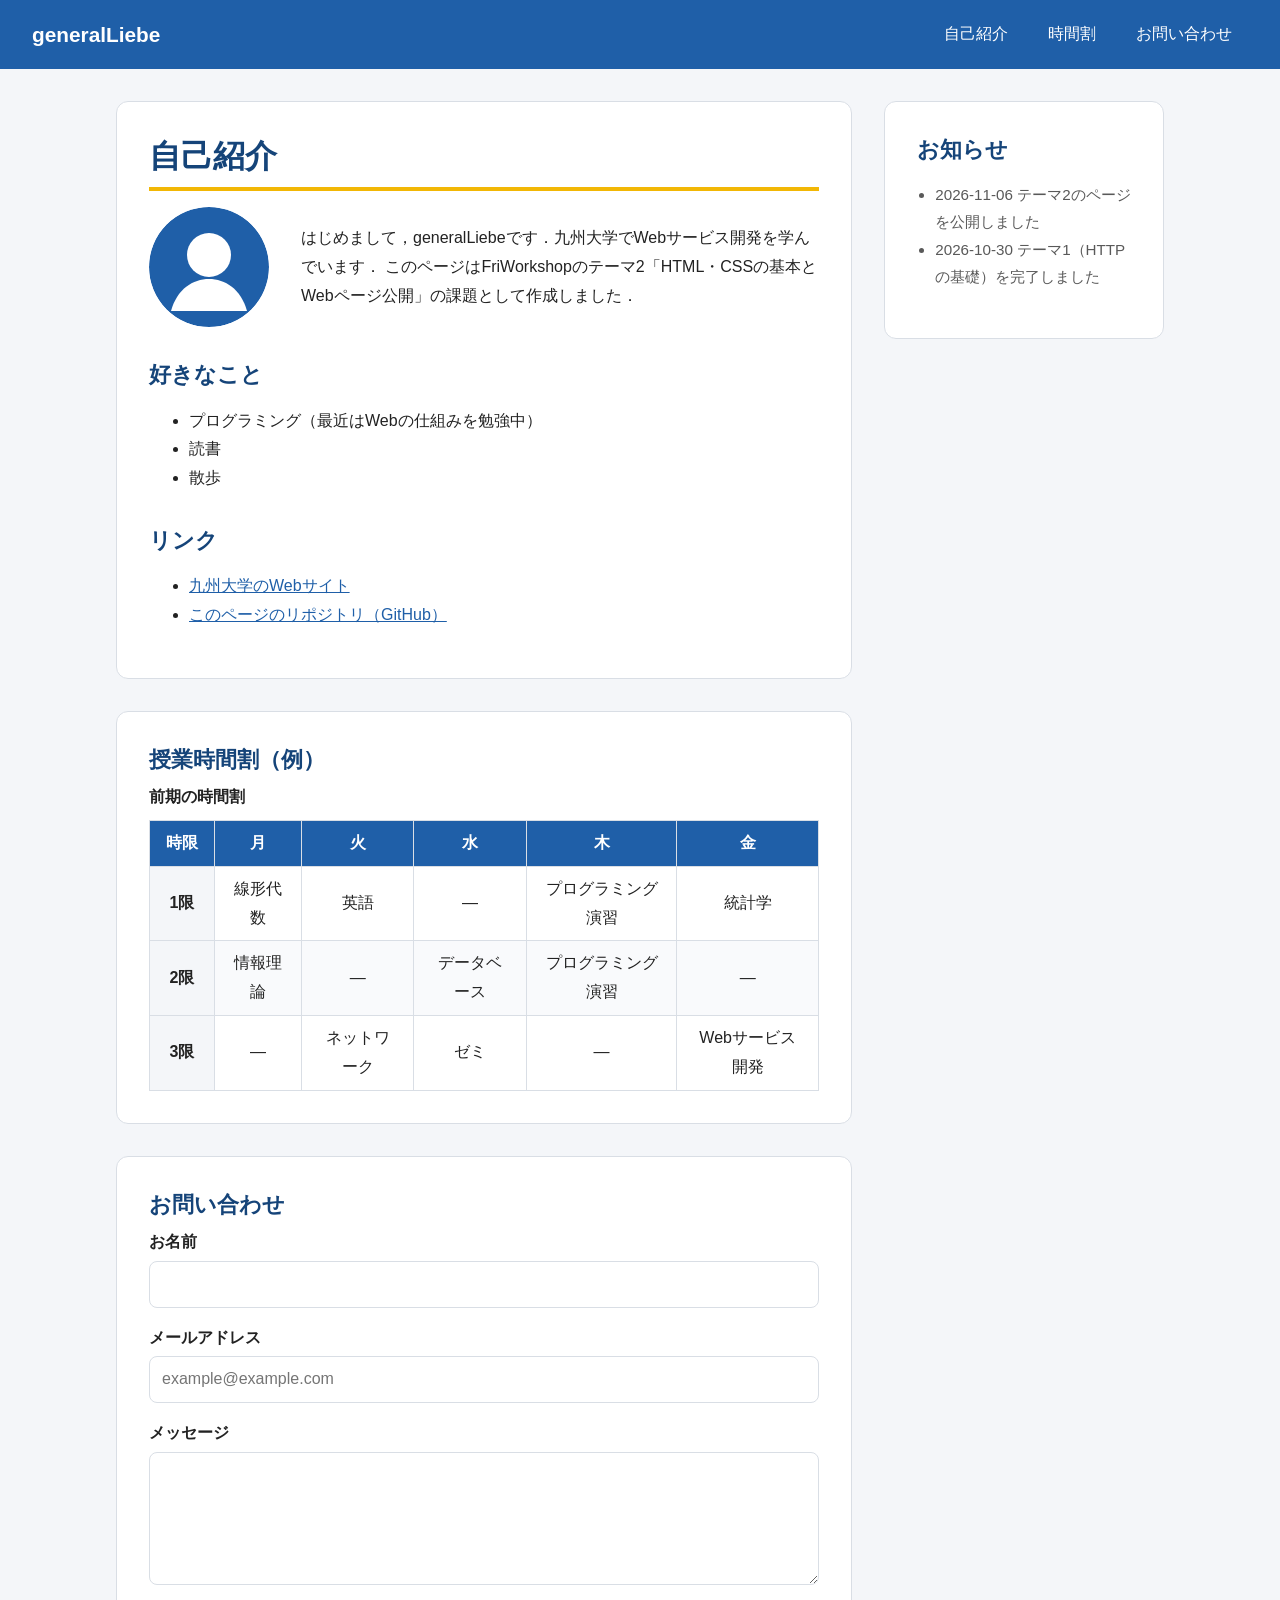
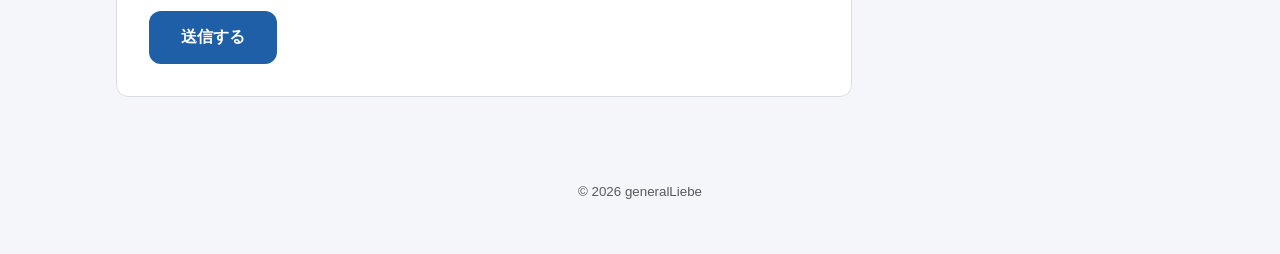
<file: docs/index.html>
<!DOCTYPE html>
<html lang="ja">
<head>
  <meta charset="UTF-8">
  <meta name="viewport" content="width=device-width, initial-scale=1">
  <title>generalLiebeの自己紹介</title>
  <link rel="stylesheet" href="style.css">
</head>
<body>
  <header class="site-header">
    <p class="site-title">generalLiebe</p>
    <nav aria-label="ページ内メニュー">
      <ul class="nav-list">
        <li><a href="#profile">自己紹介</a></li>
        <li><a href="#timetable">時間割</a></li>
        <li><a href="#contact">お問い合わせ</a></li>
      </ul>
    </nav>
  </header>

  <div class="layout">
    <main>
      <section id="profile" class="card">
        <h1>自己紹介</h1>
        <div class="profile">
          <img src="images/avatar.svg" alt="generalLiebeのアイコン（青い円に白い人物のシルエット）" width="120" height="120">
          <p>
            はじめまして，generalLiebeです．九州大学でWebサービス開発を学んでいます．
            このページはFriWorkshopのテーマ2「HTML・CSSの基本とWebページ公開」の課題として作成しました．
          </p>
        </div>

        <h2>好きなこと</h2>
        <ul>
          <li>プログラミング（最近はWebの仕組みを勉強中）</li>
          <li>読書</li>
          <li>散歩</li>
        </ul>

        <h2>リンク</h2>
        <ul>
          <li><a href="https://www.kyushu-u.ac.jp/" target="_blank" rel="noopener">九州大学のWebサイト</a></li>
          <li><a href="https://github.com/generalLiebe/FriWorkshop" target="_blank" rel="noopener">このページのリポジトリ（GitHub）</a></li>
        </ul>
      </section>

      <section id="timetable" class="card">
        <h2>授業時間割（例）</h2>
        <div class="table-wrap">
          <table>
            <caption>前期の時間割</caption>
            <thead>
              <tr>
                <th scope="col">時限</th>
                <th scope="col">月</th>
                <th scope="col">火</th>
                <th scope="col">水</th>
                <th scope="col">木</th>
                <th scope="col">金</th>
              </tr>
            </thead>
            <tbody>
              <tr>
                <th scope="row">1限</th>
                <td>線形代数</td>
                <td>英語</td>
                <td>—</td>
                <td>プログラミング演習</td>
                <td>統計学</td>
              </tr>
              <tr>
                <th scope="row">2限</th>
                <td>情報理論</td>
                <td>—</td>
                <td>データベース</td>
                <td>プログラミング演習</td>
                <td>—</td>
              </tr>
              <tr>
                <th scope="row">3限</th>
                <td>—</td>
                <td>ネットワーク</td>
                <td>ゼミ</td>
                <td>—</td>
                <td>Webサービス開発</td>
              </tr>
            </tbody>
          </table>
        </div>
      </section>

      <section id="contact" class="card">
        <h2>お問い合わせ</h2>
        <form class="contact-form" action="#" method="post">
          <div class="field">
            <label for="name">お名前</label>
            <input type="text" id="name" name="name" autocomplete="name" required>
          </div>
          <div class="field">
            <label for="email">メールアドレス</label>
            <input type="email" id="email" name="email" autocomplete="email" placeholder="example@example.com" required>
          </div>
          <div class="field">
            <label for="message">メッセージ</label>
            <textarea id="message" name="message" rows="4"></textarea>
          </div>
          <button type="submit" class="button">送信する</button>
        </form>
      </section>
    </main>

    <aside class="sidebar card">
      <h2>お知らせ</h2>
      <ul>
        <li>2026-11-06 テーマ2のページを公開しました</li>
        <li>2026-10-30 テーマ1（HTTPの基礎）を完了しました</li>
      </ul>
    </aside>
  </div>

  <footer class="site-footer">
    <p><small>&copy; 2026 generalLiebe</small></p>
  </footer>
</body>
</html>
</file>
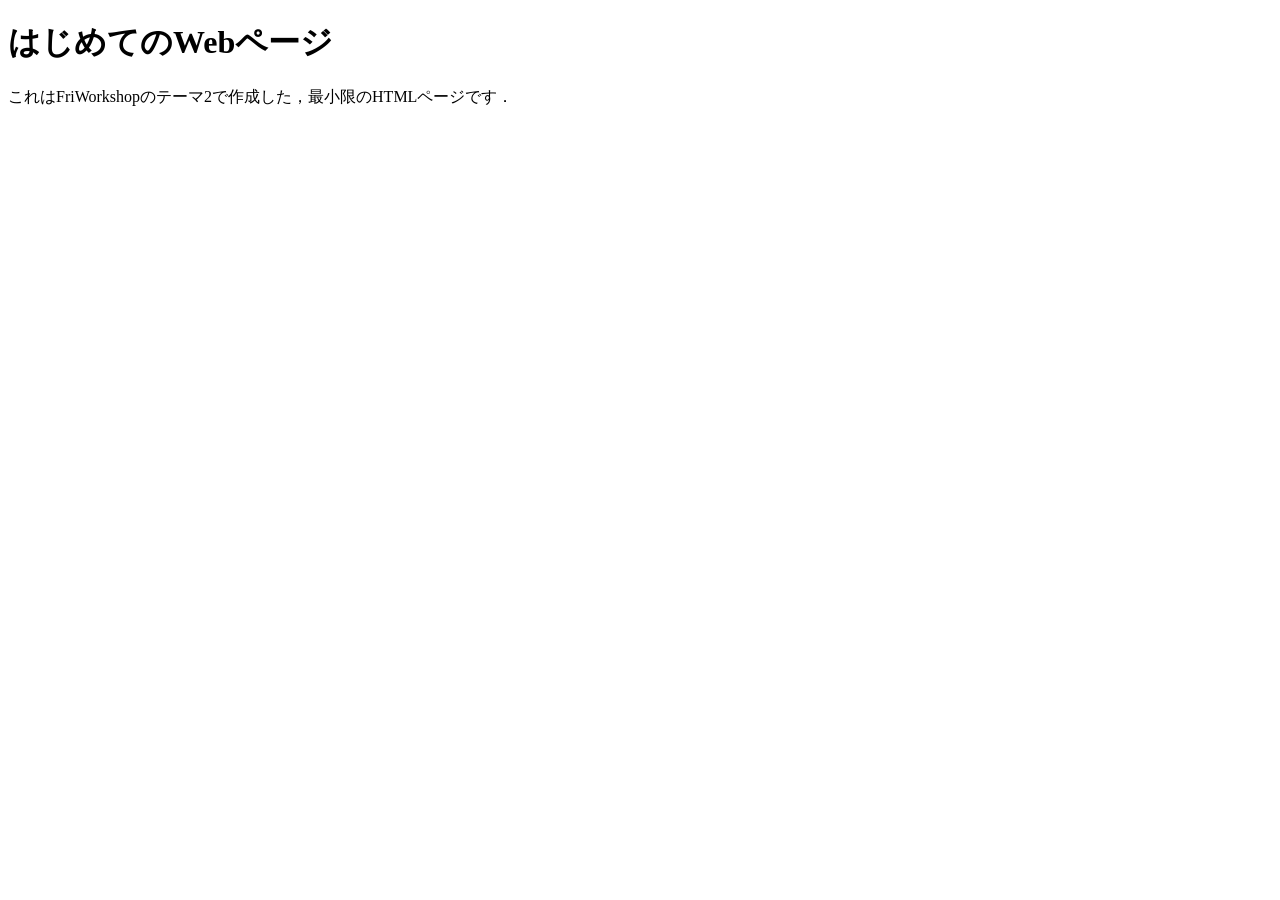
<file: docs/minimal/index.html>
<!DOCTYPE html>
<html lang="ja">
<head>
  <meta charset="UTF-8">
  <meta name="viewport" content="width=device-width, initial-scale=1">
  <title>はじめてのWebページ</title>
</head>
<body>
  <h1>はじめてのWebページ</h1>
  <p>これはFriWorkshopのテーマ2で作成した，最小限のHTMLページです．</p>
</body>
</html>
</file>
<file: docs/style.css>
/* ===== CSS変数（色・サイズ） ===== */
:root {
  --main-color: #1f5fa8;
  --main-color-dark: #154479;
  --accent-color: #f2b705;
  --bg-color: #f4f6f9;
  --card-color: #ffffff;
  --text-color: #222222;
  --text-sub-color: #595959; /* 改善前は #9a9a9a（コントラスト不足） */
  --border-color: #d9dee5;

  --font-base: "Hiragino Sans", "Noto Sans JP", "Yu Gothic", sans-serif;
  --font-size-base: 16px;
  --font-size-h1: 2rem;
  --font-size-h2: 1.4rem;

  --space-s: 8px;
  --space-m: 16px;
  --space-l: 32px;
  --radius: 12px;
  --max-width: 1080px;
}

/* ===== 基本 ===== */
* {
  box-sizing: border-box;
}

body {
  margin: 0;
  font-family: var(--font-base);
  font-size: var(--font-size-base);
  line-height: 1.8;
  color: var(--text-color);
  background-color: var(--bg-color);
}

h1,
h2 {
  color: var(--main-color-dark);
  line-height: 1.4;
}

h1 {
  font-size: var(--font-size-h1);
  margin: 0 0 var(--space-m);
  border-bottom: 4px solid var(--accent-color);
  padding-bottom: var(--space-s);
}

h2 {
  font-size: var(--font-size-h2);
  margin: var(--space-l) 0 var(--space-s);
}

a {
  color: var(--main-color);
}

/* ===== ヘッダー・フッター ===== */
.site-header {
  background-color: var(--main-color);
  color: #ffffff;
  padding: var(--space-m) var(--space-l);
}

.site-title {
  margin: 0;
  font-size: 1.3rem;
  font-weight: bold;
}

.nav-list {
  list-style: none;
  margin: 0;
  padding: 0;
}

.nav-list a {
  color: #ffffff;
  text-decoration: none;
  padding: var(--space-s) var(--space-m);
  border-radius: var(--radius);
}

.site-footer {
  text-align: center;
  color: var(--text-sub-color);
  padding: var(--space-l) var(--space-m);
}

/* ===== カード ===== */
.card {
  background-color: var(--card-color);
  border: 1px solid var(--border-color);
  border-radius: var(--radius);
  padding: var(--space-l);
}

.card > h2:first-child {
  margin-top: 0;
}

.profile img {
  border-radius: 50%;
  flex-shrink: 0;
}

.sidebar {
  color: var(--text-sub-color);
  font-size: 0.95rem;
}

.sidebar ul {
  padding-left: 1.2em;
}

/* ===== テーブル ===== */
.table-wrap {
  overflow-x: auto;
}

table {
  border-collapse: collapse;
  width: 100%;
  min-width: 520px;
}

caption {
  text-align: left;
  font-weight: bold;
  margin-bottom: var(--space-s);
}

th,
td {
  border: 1px solid var(--border-color);
  padding: var(--space-s) var(--space-m);
  text-align: center;
}

th {
  white-space: nowrap;
}

thead th {
  background-color: var(--main-color);
  color: #ffffff;
}

tbody th {
  background-color: var(--bg-color);
}

tbody tr:nth-child(even) td {
  background-color: #f9fafc;
}

/* ===== フォーム ===== */
.field {
  margin-bottom: var(--space-m);
}

.field label {
  display: block;
  font-weight: bold;
  margin-bottom: 4px;
}

.field input,
.field textarea {
  width: 100%;
  font: inherit;
  padding: var(--space-s) 12px;
  border: 1px solid var(--border-color);
  border-radius: 8px;
}

/* 入力後に不正な値のとき赤枠にする */
.field input:user-invalid {
  border-color: #c62828;
  background-color: #fff5f5;
}

.button {
  font: inherit;
  font-weight: bold;
  color: #ffffff;
  background-color: var(--main-color);
  border: none;
  border-radius: var(--radius);
  padding: 12px var(--space-l);
  cursor: pointer;
}

/* ===== レイアウト（Grid / Flexbox） ===== */
.site-header {
  display: flex;
  justify-content: space-between;
  align-items: center;
  gap: var(--space-m);
}

.nav-list {
  display: flex;
  gap: var(--space-s);
}

.layout {
  display: grid;
  grid-template-columns: minmax(0, 1fr) 280px;
  grid-template-areas: "main sidebar";
  gap: var(--space-l);
  max-width: var(--max-width);
  margin: var(--space-l) auto;
  padding: 0 var(--space-m);
}

main {
  grid-area: main;
  display: grid;
  grid-template-columns: minmax(0, 1fr); /* 横に長い表があっても画面幅からはみ出さない */
  gap: var(--space-l);
  min-width: 0;
}

.sidebar {
  grid-area: sidebar;
  align-self: start;
  position: sticky;
  top: var(--space-m);
}

.profile {
  display: flex;
  align-items: center;
  gap: var(--space-l);
}

/* ===== アニメーション ===== */
/* ページを開いたとき，カードが下からふわっと表示される */
@keyframes fade-in-up {
  from {
    opacity: 0;
    transform: translateY(16px);
  }
  to {
    opacity: 1;
    transform: translateY(0);
  }
}

.card {
  animation: fade-in-up 0.6s ease-out both;
}

/* ボタン：ホバーで色が変わり，少し浮き上がる */
.button {
  transition: background-color 0.3s ease, transform 0.3s ease, box-shadow 0.3s ease;
}

.button:hover,
.button:focus-visible {
  background-color: var(--accent-color);
  color: var(--text-color);
  transform: translateY(-3px);
  box-shadow: 0 6px 12px rgba(0, 0, 0, 0.2);
}

/* ナビゲーション：ホバーで背景色がつく */
.nav-list a {
  transition: background-color 0.3s ease;
}

.nav-list a:hover,
.nav-list a:focus-visible {
  background-color: var(--main-color-dark);
}

/* 動きを減らす設定の人にはアニメーションを止める */
@media (prefers-reduced-motion: reduce) {
  .card,
  .button,
  .nav-list a {
    animation: none;
    transition: none;
  }
}

/* ===== レスポンシブ（スマートフォン幅：600px以下） ===== */
@media (max-width: 600px) {
  :root {
    --font-size-base: 15px;
    --font-size-h1: 1.6rem;
    --font-size-h2: 1.2rem;
    --space-l: 20px;
  }

  /* ヘッダー：タイトルとメニューを縦に並べる */
  .site-header {
    flex-direction: column;
    align-items: flex-start;
    padding: var(--space-m);
  }

  /* 2カラム → 1カラム（サイドバーは本文の下へ） */
  .layout {
    grid-template-columns: minmax(0, 1fr);
    grid-template-areas:
      "main"
      "sidebar";
  }

  .sidebar {
    position: static;
  }

  /* アイコンと文章を縦に並べる */
  .profile {
    flex-direction: column;
    text-align: center;
  }

  .button {
    width: 100%;
  }
}
</file>
